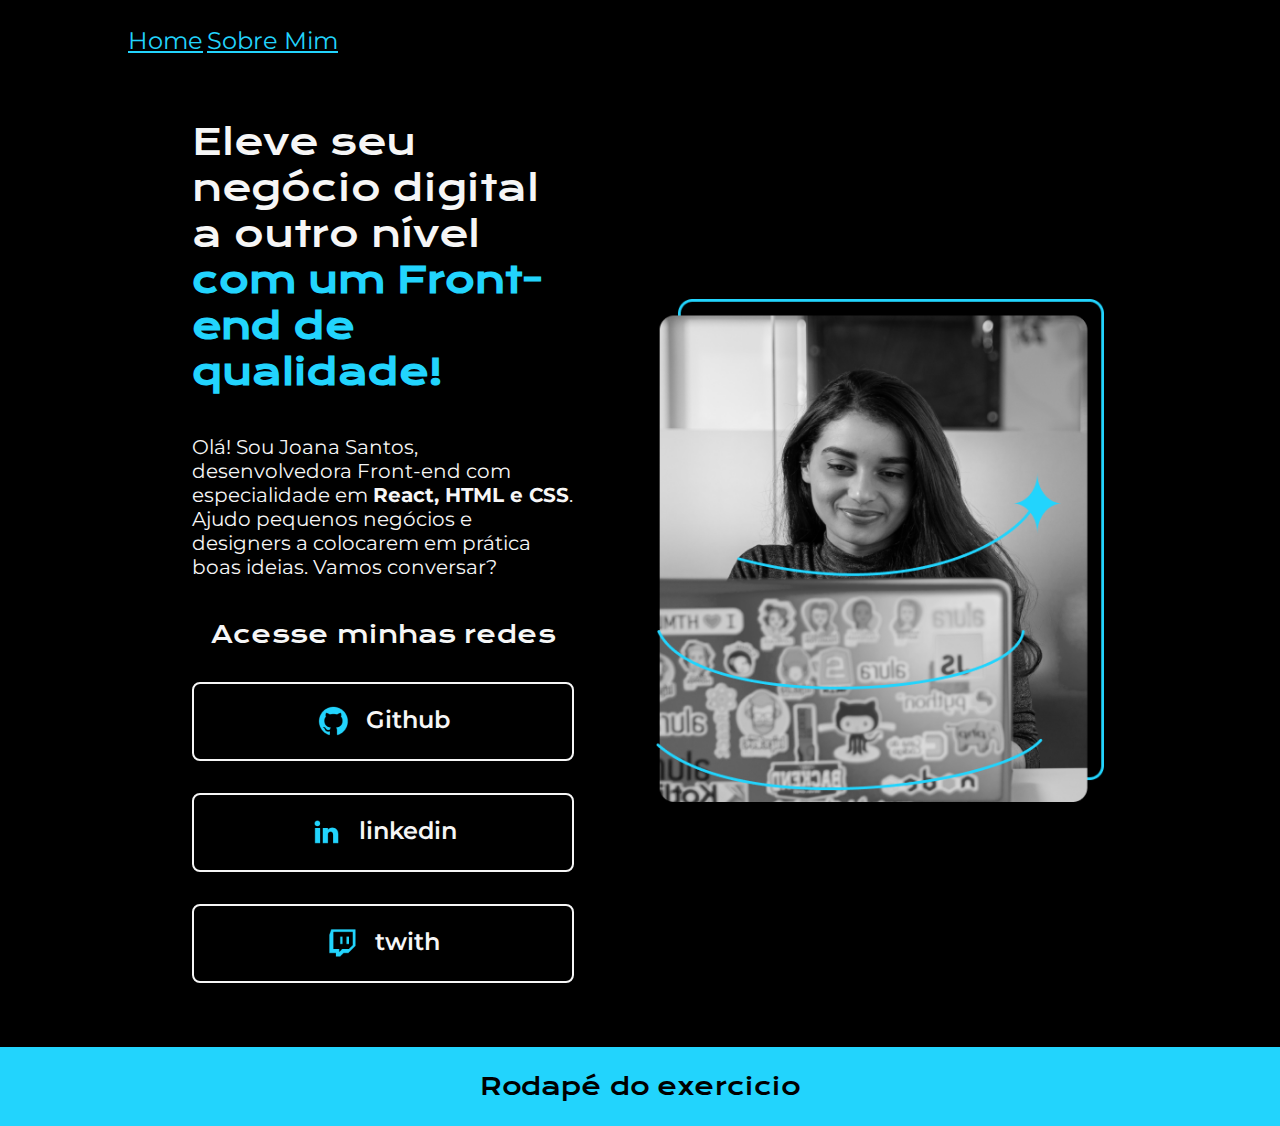
<file: index.html>
<!DOCTYPE html>
<html lang="pt-br">
<head>
    <meta charset="UTF-8">
    <meta name="viewport" content="width=device-width, initial-scale=1.0">
    <title>ProjectHTML</title>
    <link rel="stylesheet" href="./styles/style.css">
</head>

<body>
    <header class="cabecalho">
        <nav class="cabecalho__menu">
            <a class="cabecalho__menu__link" href="./index.html">Home</a>
            <a class="cabecalho__menu__link"href="./about.html">Sobre Mim</a>
        </nav>
    </header>

    <main class="apresentacao">
        <section class="apresentacao__conteudo">
            <h1 class="apresentacao__conteudo__titulo">Eleve seu negócio digital a outro nível <strong class="titulo-destaque">com um Front-end de qualidade!</strong></h1>
            <p class="apresentacao__conteudo__texto">Olá! Sou Joana Santos, desenvolvedora Front-end com especialidade em <strong>React, HTML e CSS</strong>. Ajudo pequenos negócios e designers a colocarem em prática boas ideias. Vamos conversar?</p>
            <div class="apresentacao__links">
                <h2 class="apresentacao__links__subtitulo">Acesse minhas redes</h2>
                <a class="apresentacao__links__navegacao" href="https://github.com">
                    <img src="./assets/github.png">
                    Github
                </a>
                <a class="apresentacao__links__navegacao" href="https://linkedin.com">
                    <img src="./assets/linkedin.png">
                    linkedin
                </a>
                <a class="apresentacao__links__navegacao" href="https://twith.com">
                    <img src="./assets/twitch.png">
                    twith
                </a>

            </div>
        </section>
        <img class="apresentacao__imagem" src="./assets/Imagem.png" alt="foto de abertura">
    </main>

    <footer>
        <p class="rodape">
            Rodapé do exercicio
        </p>
    </footer>
</body>

</html>
</file>
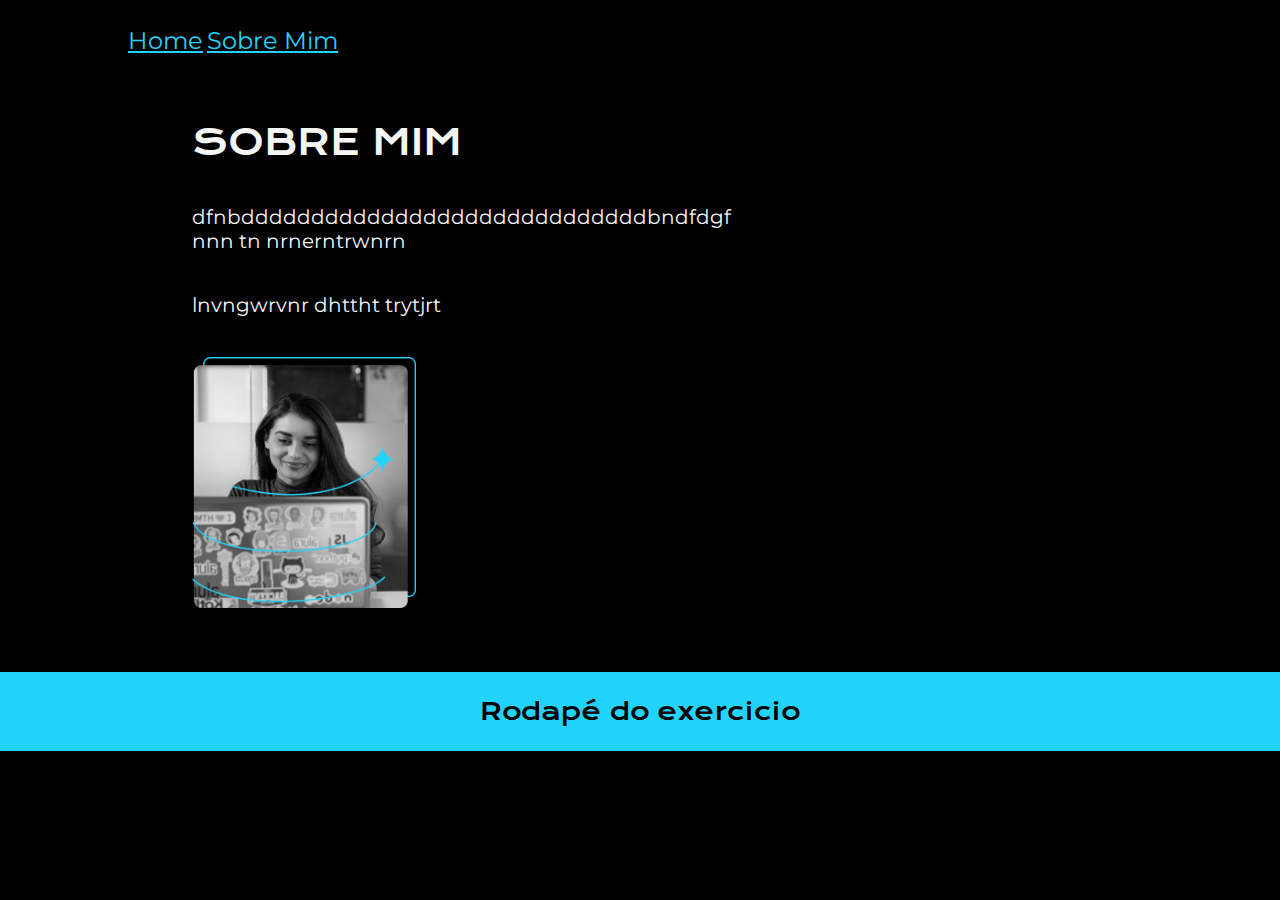
<file: about.html>
<!DOCTYPE html>
<html lang="pt-br">
<head>
    <meta charset="UTF-8">
    <meta http-equipv="X-UA-Compatible" content="IE=edge"> 
    <meta name="viewport" content="width=device-width, initial-scale=1.0">
    <title>SObre mim</title>
    <link rel="stylesheet" href="./styles/style.css">
</head>
<body>
    <header class="cabecalho">
        <nav class="cabecalho__menu">
            <a class="cabecalho__menu__link" href="./index.html">Home</a>
            <a class="cabecalho__menu__link"href="./about.html">Sobre Mim</a>
        </nav>
    </header>

    <main class="apresentacao">
        <section class="apresentacao__conteudo">
            <h1 class="apresentacao__conteudo__titulo"> SOBRE MIM</h1>
            <p class="apresentacao__conteudo__texto"> dfnbdddddddddddddddddddddddddddddbndfdgf
                nnn

                tn

                nrnerntrwnrn
            </p>
            <p class="apresentacao__conteudo__texto"> lnvngwrvnr
                dhttht
                trytjrt
            </p>
            <img class="apresentacao__imagem" src="./assets/Imagem.png" alt="foto de abertura">
        </section>
        
    </main>

    <footer>
        <p class="rodape">
            Rodapé do exercicio
        </p>
    </footer>
</body>
</html>
</file>
<file: styles/style.css>
@import url('https://fonts.googleapis.com/css2?family=Krona+One&display=swap');
@import url('https://fonts.googleapis.com/css2?family=Montserrat:ital,wght@0,400;1,400;0,600;1,600&display=swap');

:root {
    --cor-primaria: #000000;
    --cor-secundaria: #f6f6f6;
    --cor-terciaria: #22D4FD;
    --cor-hover:#272727;

    --font-principal: "Krona One", sans-serif;
    --font-secundaria: "Montserrat", sans-serif;

}

*{
    margin: 0;
    padding: 0;

}


body {
    /* height: 100vh; */
    box-sizing: border-box;
    background-color: var(--cor-primaria);
    color: var(--cor-secundaria);
}

.cabecalho {
    padding: 2% 0 0 10%;
}

.cabeçalho__menu {
    display: flex;
    gap: 80px;
}

.cabecalho__menu__link {
    font-size: 1.5rem;
    font-family: var(--font-secundaria);
    font-optical-sizing: auto;
    font-weight: 400;
    font-style: normal;
    color: var(--cor-terciaria);
}

.titulo-destaque {
    color: var(--cor-terciaria);
}

.apresentacao {
    margin: 5% 15%;
    display: flex;
    align-items: center;
    justify-content: space-between;
    gap: 82px;


}

.apresentacao__conteudo{
    width: 50%;
    display: flex;
    flex-direction: column;
    gap: 40px;
}

.apresentacao__conteudo__titulo{
    font-size: 2.25rem;
    font-family: var(--font-principal);
    font-weight: 400;
    font-style: normal;
}

.apresentacao__conteudo__texto{
    font-size: 1.25rem;
    font-family: var(--font-secundaria);
    font-optical-sizing: auto;
    font-weight: 400;
    font-style: normal;
}

.apresentacao__links{
    display: flex;
    flex-direction: column;
    justify-content: space-between;
    align-items: center;
    gap: 32px;

}

.apresentacao__links__navegacao {
    /* background-color: #22D4FD; */
    width: 378px;
    display: flex;
    justify-content: center;
    gap: 16px;
    text-align: center;
    border: 2px solid var(--cor-secundaria);
    border-radius: 8px;
    font-size: 1.5rem;
    padding: 21.5px 0;
    text-decoration: none;
    color: var(--cor-secundaria);
    font-family: var(--font-secundaria);
    font-weight: 600;
    font-style: normal;

}

.apresentacao__links__link:hover {
    background-color: var(--cor-hover);
    padding: 3%
}

.apresentacao__imagem {
    width: 50%;
}

.apresentacao__links__subtitulo{
    font-size: 1.5rem;
    font-family: var(--font-principal);
    font-weight: 400;
    font-style: normal;
}

.rodape {
    background-color: var(--cor-terciaria);
    color: var(--cor-primaria);
    padding: 24px;
    text-align: center;
    font-family: var(--font-principal);
    font-size: 1.5rem;
    font-weight: 400;
}

@media (max-width: 1200px){
    .apresentacao {
        flex-direction: column-reverse;
        padding: 5%;
    }

    .cabecalho {
        padding: 10%;
    }

    .cabeçalho__menu {
        justify-content: center;
    }
    .apresentacao__conteudo {
        width: auto;
    }

}
</file>
